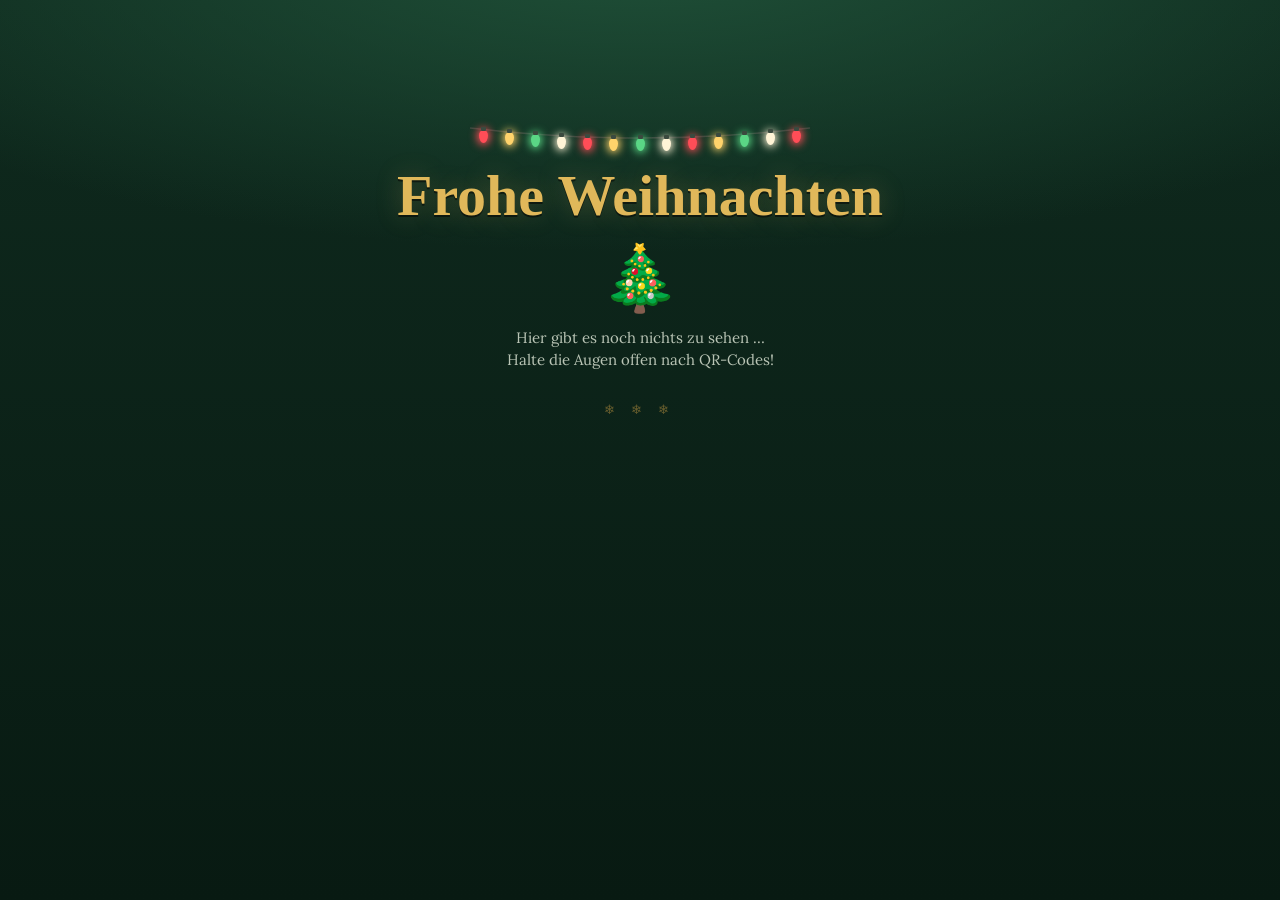
<file: index.html>
<!DOCTYPE html>
<html lang="de">
<head>
<meta charset="UTF-8">
<meta name="viewport" content="width=device-width, initial-scale=1.0">
<meta name="robots" content="noindex, nofollow">
<link rel="icon" href="data:image/svg+xml,<svg xmlns='http://www.w3.org/2000/svg' viewBox='0 0 100 100'><text y='.9em' font-size='90'>🎄</text></svg>">
<title>Frohe Weihnachten</title>
<link rel="preconnect" href="https://fonts.googleapis.com">
<link rel="preconnect" href="https://fonts.gstatic.com" crossorigin>
<link rel="stylesheet" href="https://fonts.googleapis.com/css2?family=Lora:wght@400;600;700&family=Mountains+of+Christmas:wght@700&display=swap">
<link rel="stylesheet" href="css/style.css">
</head>
<body>
<div class="wrap">
  <header class="landing">
    <div class="lights"></div>
    <h1>Frohe Weihnachten</h1>
    <div class="big" aria-hidden="true">🎄</div>
    <p class="sub">Hier gibt es noch nichts zu sehen …<br>Halte die Augen offen nach QR-Codes!</p>
  </header>
  <footer>❄ ❄ ❄</footer>
</div>
<script src="js/common.js"></script>
<script>XMAS.init({});</script>
</body>
</html>
</file>
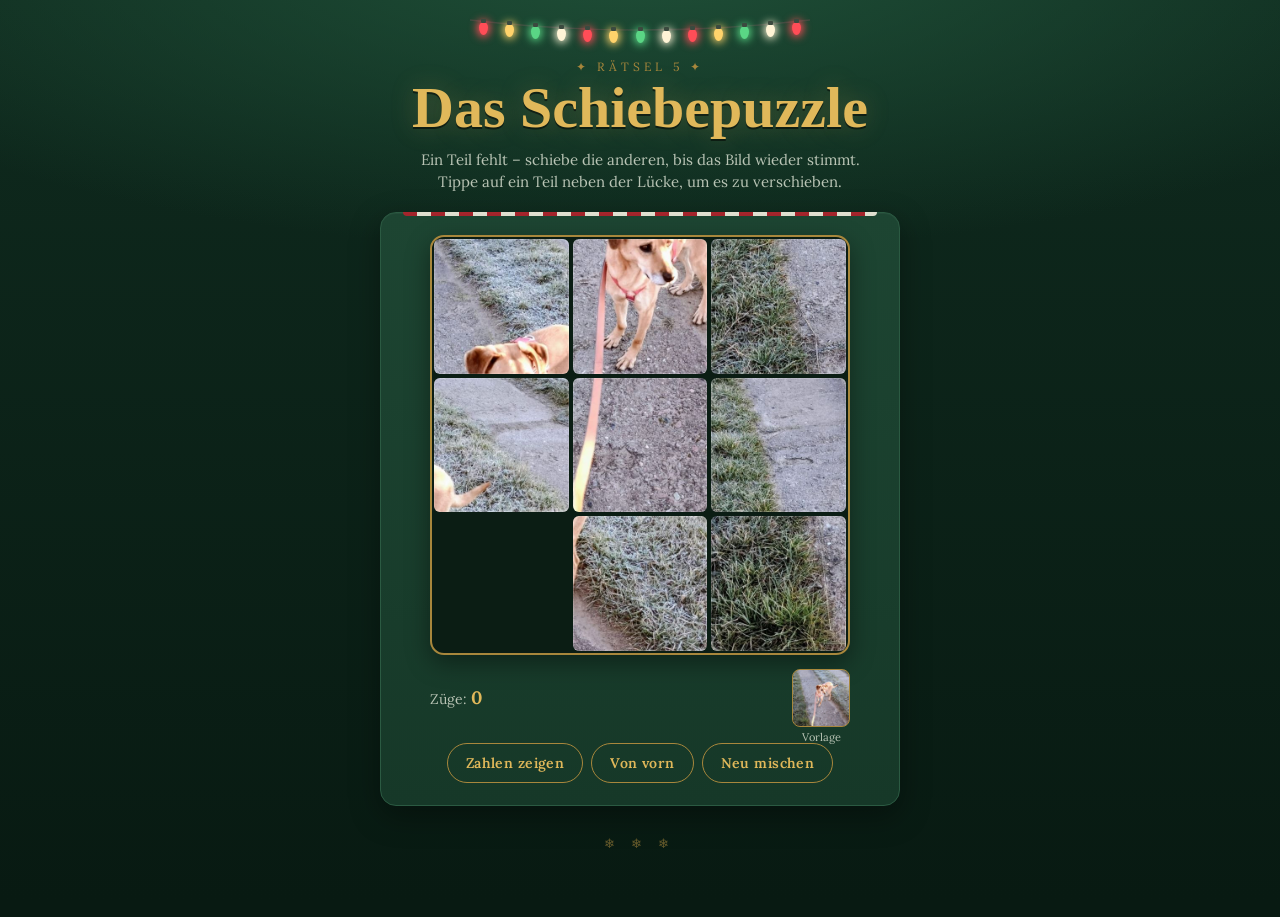
<file: dominostein.html>
<!DOCTYPE html>
<html lang="de">
<head>
<meta charset="UTF-8">
<meta name="viewport" content="width=device-width, initial-scale=1.0">
<meta name="robots" content="noindex, nofollow">
<link rel="icon" href="data:image/svg+xml,<svg xmlns='http://www.w3.org/2000/svg' viewBox='0 0 100 100'><text y='.9em' font-size='90'>🎄</text></svg>">
<title>Rätsel · Das Schiebepuzzle</title>
<link rel="preconnect" href="https://fonts.googleapis.com">
<link rel="preconnect" href="https://fonts.gstatic.com" crossorigin>
<link rel="stylesheet" href="https://fonts.googleapis.com/css2?family=Lora:wght@400;600;700&family=Mountains+of+Christmas:wght@700&display=swap">
<link rel="stylesheet" href="css/style.css">
</head>
<body>
<div class="wrap">
  <header>
    <div class="lights"></div>
    <div class="eyebrow" id="eyebrow"></div>
    <h1>Das Schiebepuzzle</h1>
    <p class="sub">Ein Teil fehlt – schiebe die anderen, bis das Bild wieder stimmt. Tippe auf ein Teil neben der Lücke, um es zu verschieben.</p>
  </header>

  <main id="game">
    <div class="panel">
      <div class="sl-board" id="board"></div>
      <div class="sl-bar">
        <div class="sl-count">Züge: <b id="moves">0</b></div>
        <button type="button" class="sl-preview" id="preview" aria-label="Vorlage anzeigen"><span>Vorlage</span></button>
      </div>
      <div class="row-btns">
        <button type="button" class="btn" id="sl-numbers">Zahlen zeigen</button>
        <button type="button" class="btn" id="sl-reset">Von vorn</button>
        <button type="button" class="btn" id="sl-shuffle">Neu mischen</button>
      </div>
    </div>
    <div class="msg" id="msg"></div>
  </main>

  <footer>❄ ❄ ❄</footer>
</div>

<script>
/* ===================================================================
   CONFIG – change the content of this puzzle here
   -------------------------------------------------------------------
   number : shown at the top as "Rätsel 5"
   id     : unique name of this page (used to remember "solved")
   image  : the picture to rebuild. Put your own photo into the img
            folder and write its name here, e.g. "img/foto.jpg".
            Any photo works – it is cropped to a square automatically.
   size   : 3 = 3×3 (8 tiles, recommended), 4 = 4×4 (15 tiles, hard)
   reward : shown after solving. HTML is allowed.
   =================================================================== */
const CONFIG = {
  number: 5,
  id: "dominostein",
  image: "img/Willi.jpg",
  size: 3,
  reward: 'Klassischer Weihnachtsmorgen mit El Pepo:<br><a href="https://open.spotify.com/intl-de/track/5hXzhJo2tGGEcFeXuhkD77?si=9485817ca69f4507" target="_blank" rel="noopener">🎵 Hör mal rein</a>',
};
</script>
<script src="js/common.js"></script>
<script src="js/slider.js"></script>
</body>
</html>
</file>
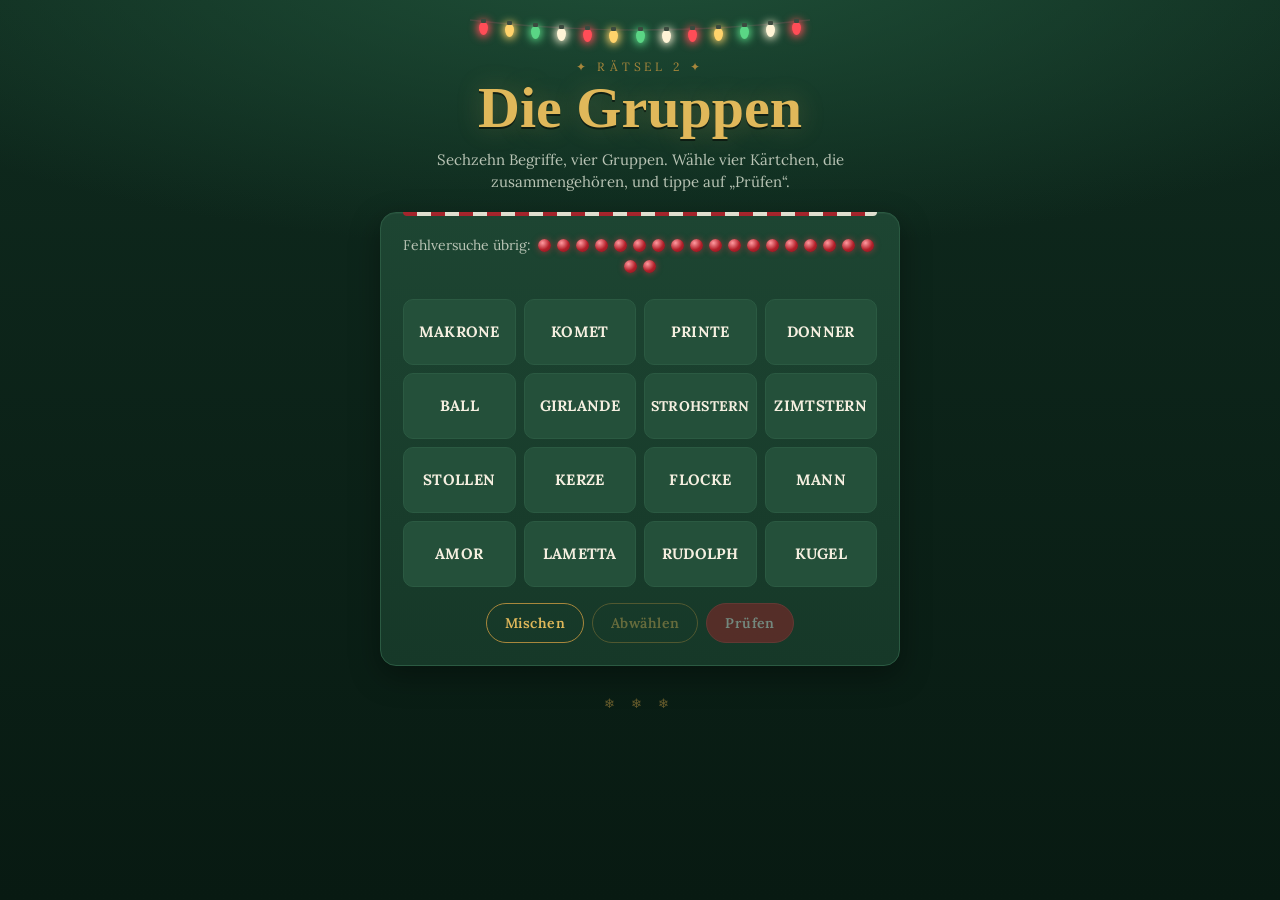
<file: lebkuchen.html>
<!DOCTYPE html>
<html lang="de">
<head>
<meta charset="UTF-8">
<meta name="viewport" content="width=device-width, initial-scale=1.0">
<meta name="robots" content="noindex, nofollow">
<link rel="icon" href="data:image/svg+xml,<svg xmlns='http://www.w3.org/2000/svg' viewBox='0 0 100 100'><text y='.9em' font-size='90'>🎄</text></svg>">
<title>Rätsel · Die Gruppen</title>
<link rel="preconnect" href="https://fonts.googleapis.com">
<link rel="preconnect" href="https://fonts.gstatic.com" crossorigin>
<link rel="stylesheet" href="https://fonts.googleapis.com/css2?family=Lora:wght@400;600;700&family=Mountains+of+Christmas:wght@700&display=swap">
<link rel="stylesheet" href="css/style.css">
</head>
<body>
<div class="wrap">
  <header>
    <div class="lights"></div>
    <div class="eyebrow" id="eyebrow"></div>
    <h1>Die Gruppen</h1>
    <p class="sub">Sechzehn Begriffe, vier Gruppen. Wähle vier Kärtchen, die zusammengehören, und tippe auf „Prüfen“.</p>
  </header>

  <main id="game">
    <div class="panel">
      <div class="g-status" id="g-status"></div>
      <div class="g-solved-list" id="g-solved"></div>
      <div class="g-grid" id="g-grid"></div>
      <div class="row-btns">
        <button type="button" class="btn" id="g-shuffle">Mischen</button>
        <button type="button" class="btn" id="g-clear">Abwählen</button>
        <button type="button" class="btn primary" id="g-submit">Prüfen</button>
      </div>
    </div>
    <div class="msg" id="msg"></div>
  </main>

  <footer>❄ ❄ ❄</footer>
</div>

<script>
/* ===================================================================
   CONFIG – change the content of this puzzle here
   -------------------------------------------------------------------
   number   : shown at the top as "Rätsel 2"
   id       : unique name of this page (used to remember "solved")
   mistakes : how many wrong guesses are allowed before it resets
   groups   : exactly 4 groups with exactly 4 words each.
              Every word may appear only once. Order doesn't matter
              (tiles are shuffled). "name" is shown when a group is found.
              Tip: one word that *seems* to fit two groups makes it fun
              (here: KUGEL – Christbaumkugel or Schneekugel?), but make
              sure the full solution is still unique.
              Long words: a | marks where the word may break onto a
              second line on small phones, e.g. "STROH|STERN".
   reward   : shown after solving. HTML is allowed.
   =================================================================== */
const CONFIG = {
  number: 2,
  id: "lebkuchen",
  mistakes: 20,
  groups: [
    { name: "Am Weihnachtsbaum",              words: ["LAMETTA", "GIR|LANDE", "KERZE", "STROH|STERN"] },
    { name: "Schnee…",                        words: ["BALL", "MANN", "FLOCKE", "KUGEL"] },
    { name: "Weihnachtsgebäck",               words: ["ZIMT|STERN", "STOLLEN", "PRINTE", "MA|KRONE"] },
    { name: "Rentiere des Weihnachtsmanns",   words: ["RUDOLPH", "DONNER", "KOMET", "AMOR"] },
  ],
  reward: 'Und die wird jetzt vergoldet, Maestro:<br><a href="https://open.spotify.com/intl-de/track/2bWizjWMdoTFUmMdaZsZsi?si=8196881f27e64571" target="_blank" rel="noopener">🎵 Hör mal rein</a>',
};
</script>
<script src="js/common.js"></script>
<script src="js/groups.js"></script>
</body>
</html>
</file>
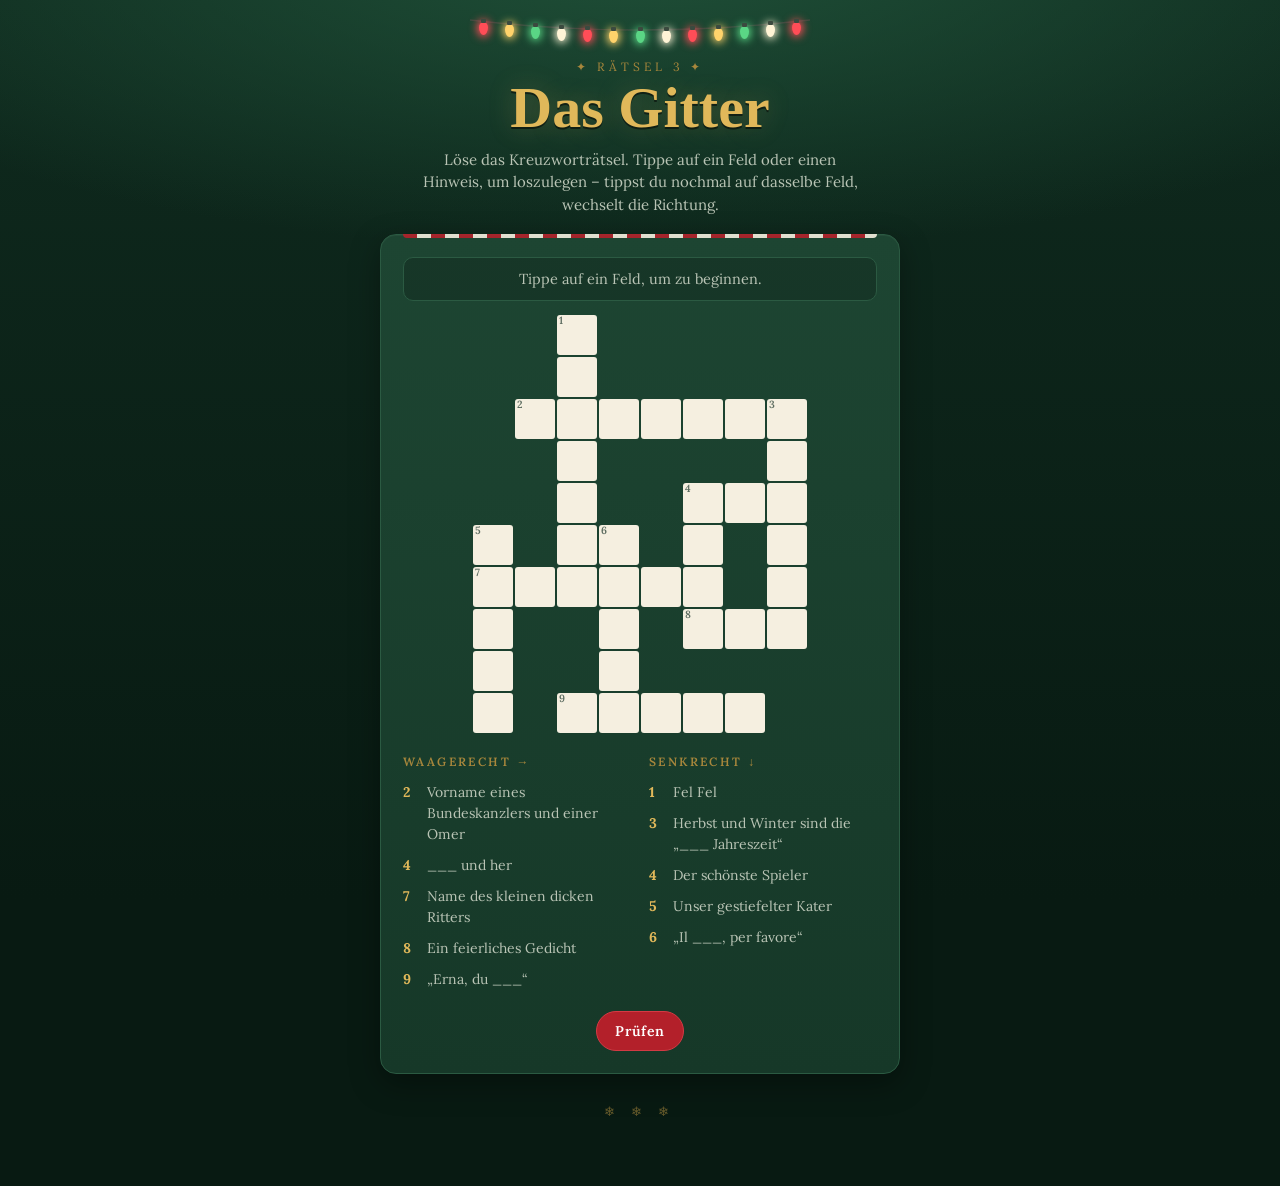
<file: spekulatius.html>
<!DOCTYPE html>
<html lang="de">
<head>
<meta charset="UTF-8">
<meta name="viewport" content="width=device-width, initial-scale=1.0">
<meta name="robots" content="noindex, nofollow">
<link rel="icon" href="data:image/svg+xml,<svg xmlns='http://www.w3.org/2000/svg' viewBox='0 0 100 100'><text y='.9em' font-size='90'>🎄</text></svg>">
<title>Rätsel · Das Gitter</title>
<link rel="preconnect" href="https://fonts.googleapis.com">
<link rel="preconnect" href="https://fonts.gstatic.com" crossorigin>
<link rel="stylesheet" href="https://fonts.googleapis.com/css2?family=Lora:wght@400;600;700&family=Mountains+of+Christmas:wght@700&display=swap">
<link rel="stylesheet" href="css/style.css">
</head>
<body>
<div class="wrap">
  <header>
    <div class="lights"></div>
    <div class="eyebrow" id="eyebrow"></div>
    <h1>Das Gitter</h1>
    <p class="sub">Löse das Kreuzworträtsel. Tippe auf ein Feld oder einen Hinweis, um loszulegen – tippst du nochmal auf dasselbe Feld, wechselt die Richtung.</p>
  </header>

  <main id="game">
    <div class="panel">
      <div class="cw-current" id="cw-current"><span class="muted">Tippe auf ein Feld, um zu beginnen.</span></div>
      <div class="cw-wrap"><div class="cw-grid" id="cw-grid"></div></div>
      <div class="cw-clues">
        <div>
          <h3>Waagerecht →</h3>
          <ol id="cw-across"></ol>
        </div>
        <div>
          <h3>Senkrecht ↓</h3>
          <ol id="cw-down"></ol>
        </div>
      </div>
      <div class="row-btns">
        <button type="button" class="btn primary" id="cw-check">Prüfen</button>
      </div>
    </div>
    <div class="msg" id="msg"></div>
  </main>

  <footer>❄ ❄ ❄</footer>
</div>

<script>
/* ===================================================================
   CONFIG – change the content of this puzzle here
   -------------------------------------------------------------------
   number   : shown at the top as "Rätsel 3"
   id       : unique name of this page (used to remember "solved")
   solution : the filled-in grid, one string per row.
              "." = black square, every other character = answer letter.
              All rows should have the same length.
   clues    : one entry per word, by the cell where it STARTS.
              row / col are counted from 0 (top-left cell = row 0, col 0).
              The numbers in the grid are assigned automatically.
              Open the browser console (F12) – it warns you if a clue
              doesn't match the grid or a word has no clue.
   reward   : shown after solving. HTML is allowed.
   =================================================================== */
const CONFIG = {
  number: 3,
  id: "spekulatius",
  solution: [
    "..Z.....",
    "..W.....",
    ".GERHARD",
    "..I....U",
    "..F..HIN",
    "R.EC.U.K",
    "OBLONG.L",
    "B..N.ODE",
    "I..T....",
    "E.TOAST.",
  ],
  clues: {
    across: [
      { row: 2, col: 1, clue: "Vorname eines Bundeskanzlers und einer Omer" },  // GERHARD
      { row: 4, col: 5, clue: "___ und her" },                                  // HIN
      { row: 6, col: 0, clue: "Name des kleinen dicken Ritters" },              // OBLONG
      { row: 7, col: 5, clue: "Ein feierliches Gedicht" },                      // ODE
      { row: 9, col: 2, clue: "„Erna, du ___“" },                               // TOAST
    ],
    down: [
      { row: 5, col: 0, clue: "Unser gestiefelter Kater" },                     // ROBIE
      { row: 0, col: 2, clue: "Fel Fel" },                                      // ZWEIFEL
      { row: 5, col: 3, clue: "„Il ___, per favore“" },                         // CONTO
      { row: 4, col: 5, clue: "Der schönste Spieler" },                         // HUGO
      { row: 2, col: 7, clue: "Herbst und Winter sind die „___ Jahreszeit“" },  // DUNKLE
    ],
  },
  reward: 'Noch schöner vollkommen betrunken mit Frank Sinatra:<br><a href="https://open.spotify.com/intl-de/track/3szI9hDVbyOYU0yd77G35n?si=f2ffbc5d05f84041" target="_blank" rel="noopener">🎵 Hör mal rein</a>',
};
</script>
<script src="js/common.js"></script>
<script src="js/crossword.js"></script>
</body>
</html>
</file>
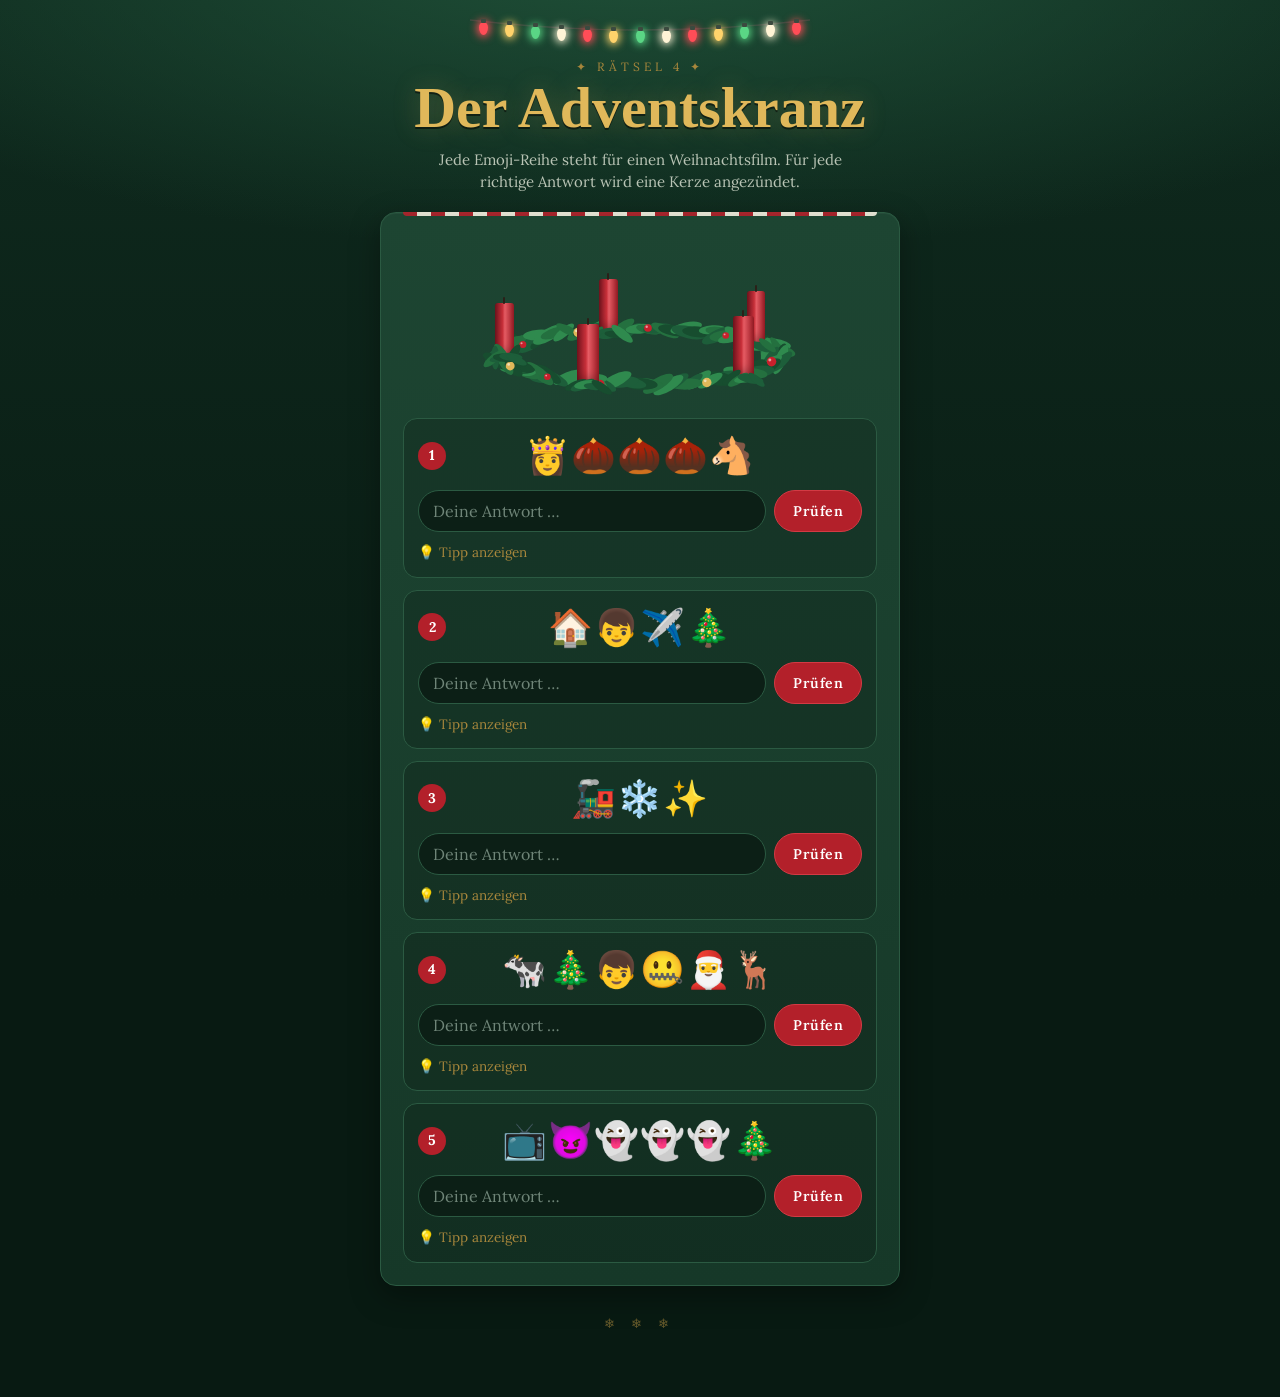
<file: vanillekipferl.html>
<!DOCTYPE html>
<html lang="de">
<head>
<meta charset="UTF-8">
<meta name="viewport" content="width=device-width, initial-scale=1.0">
<meta name="robots" content="noindex, nofollow">
<link rel="icon" href="data:image/svg+xml,<svg xmlns='http://www.w3.org/2000/svg' viewBox='0 0 100 100'><text y='.9em' font-size='90'>🎄</text></svg>">
<title>Rätsel · Der Adventskranz</title>
<link rel="preconnect" href="https://fonts.googleapis.com">
<link rel="preconnect" href="https://fonts.gstatic.com" crossorigin>
<link rel="stylesheet" href="https://fonts.googleapis.com/css2?family=Lora:wght@400;600;700&family=Mountains+of+Christmas:wght@700&display=swap">
<link rel="stylesheet" href="css/style.css">
</head>
<body>
<div class="wrap">
  <header>
    <div class="lights"></div>
    <div class="eyebrow" id="eyebrow"></div>
    <h1>Der Adventskranz</h1>
    <p class="sub">Jede Emoji-Reihe steht für einen Weihnachtsfilm. Für jede richtige Antwort wird eine Kerze angezündet.</p>
  </header>

  <main id="game">
    <div class="panel">
      <div class="wreath" id="wreath"></div>
      <div class="riddles" id="riddles"></div>
    </div>
    <div class="msg" id="msg"></div>
  </main>

  <footer>❄ ❄ ❄</footer>
</div>

<script>
/* ===================================================================
   CONFIG – change the content of this puzzle here
   -------------------------------------------------------------------
   number       : shown at the top as "Rätsel 4"
   id           : unique name of this page (used to remember "solved")
   riddles      : one entry per candle (4 = a classic Advent wreath,
                  but 2–6 work too).
     emoji      : the emoji sequence to decode
     answers    : every answer you want to accept. The FIRST one is
                  shown when solved. Capitals, spaces, umlauts and
                  punctuation don't matter ("kevin - allein zu haus" ok).
     tip        : optional hint behind a "Tipp anzeigen" button ("" = none)
   typoTolerance: true = accept 1–2 small typos in longer answers
   reward       : shown after solving. HTML is allowed.
   =================================================================== */
const CONFIG = {
  number: 4,
  id: "vanillekipferl",
  riddles: [
    {
      emoji: "👸🌰🌰🌰🐴",
      answers: ["Drei Haselnüsse für Aschenbrödel", "Drei Nüsse für Aschenbrödel", "Aschenbrödel"],
      tip: "Ein Märchenfilm, der jedes Jahr im Fernsehen läuft.",
    },
    {
      emoji: "🏠👦✈️🎄",
      answers: ["Kevin – Allein zu Haus", "Kevin allein zu Haus", "Kevin", "Home Alone"],
      tip: "Ein Film aus dem Jahr 1990.",
    },
    {
      emoji: "🚂❄️✨",
      answers: ["Polarexpress", "Der Polarexpress", "Pullerexpress", "Polar Express"],
      tip: "Ein Zweifler",
    },
    {
      emoji: "🐄🎄👦🤐🎅🦌",
      answers: ["Annabelle und die fliegenden Rentiere", "Annabelle", "Annabelle’s Wish", "Anna Belle"],
      tip: "Ich will auch fliegen!",
    },
    {
      emoji: "📺😈👻👻👻🎄",
      answers: ["Scrooged", "Die Geister, die ich rief", "Die Geister, die ich rief...", "Die Geister, die ich rief ...", "Geister, die ich rief"],
      tip: "5 Pfund Kalbsfleisch",
    },
  ],
  typoTolerance: true,
  reward: 'Und jetzt nur die Frauen:<br><a href="https://open.spotify.com/intl-de/track/6f3qM66jblEV37tJcrfjwQ?si=ac9b04b2b2e144fa" target="_blank" rel="noopener">🎵 Hör mal rein</a>',
};
</script>
<script src="js/common.js"></script>
<script src="js/emoji.js"></script>
</body>
</html>
</file>
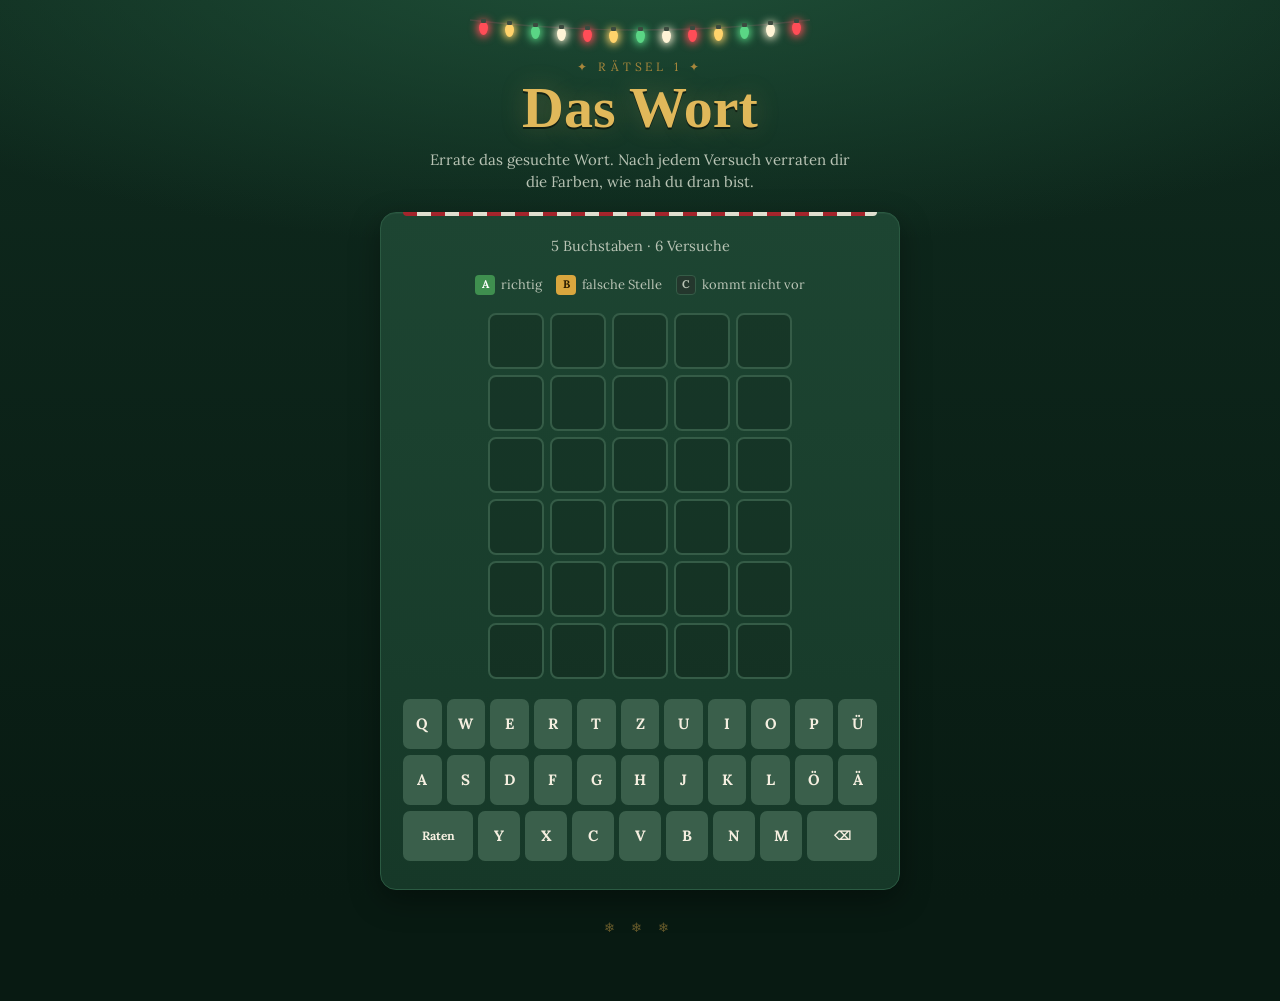
<file: zimtstern.html>
<!DOCTYPE html>
<html lang="de">
<head>
<meta charset="UTF-8">
<meta name="viewport" content="width=device-width, initial-scale=1.0">
<meta name="robots" content="noindex, nofollow">
<link rel="icon" href="data:image/svg+xml,<svg xmlns='http://www.w3.org/2000/svg' viewBox='0 0 100 100'><text y='.9em' font-size='90'>🎄</text></svg>">
<title>Rätsel · Das Wort</title>
<link rel="preconnect" href="https://fonts.googleapis.com">
<link rel="preconnect" href="https://fonts.gstatic.com" crossorigin>
<link rel="stylesheet" href="https://fonts.googleapis.com/css2?family=Lora:wght@400;600;700&family=Mountains+of+Christmas:wght@700&display=swap">
<link rel="stylesheet" href="css/style.css">
</head>
<body>
<div class="wrap">
  <header>
    <div class="lights"></div>
    <div class="eyebrow" id="eyebrow"></div>
    <h1>Das Wort</h1>
    <p class="sub">Errate das gesuchte Wort. Nach jedem Versuch verraten dir die Farben, wie nah du dran bist.</p>
  </header>

  <main id="game">
    <div class="panel">
      <p class="hint" id="hint"></p>
      <p class="hint legend">
        <span><i class="chip correct">A</i> richtig</span>
        <span><i class="chip present">B</i> falsche Stelle</span>
        <span><i class="chip absent">C</i> kommt nicht vor</span>
      </p>
      <div class="w-grid" id="wordle-grid"></div>
      <div class="keyboard" id="keyboard"></div>
    </div>
    <div class="msg" id="msg"></div>
  </main>

  <footer>❄ ❄ ❄</footer>
</div>

<script>
/* ===================================================================
   CONFIG – change the content of this puzzle here
   -------------------------------------------------------------------
   number  : shown at the top as "Rätsel 1"
   id      : unique name of this page (used to remember "solved")
   answer  : the word to guess. Any length from 4 to 7 works,
             Ä / Ö / Ü count as one letter.
   guesses : how many attempts the player has
   reward  : shown after solving. HTML is allowed, e.g. <b>bold</b>,
             <br> for a new line, or <img src="img/foto.jpg">
   =================================================================== */
const CONFIG = {
  number: 1,
  id: "zimtstern",
  answer: "WILLI",
  guesses: 6,
  reward: 'Ich hör den auch im August:<br><a href="https://open.spotify.com/intl-de/track/4Yg2w0P29BBBMixyeNjDtj?si=d1001442b2e34870" target="_blank" rel="noopener">🎵 Hör mal rein</a>',
};
</script>
<script src="js/common.js"></script>
<script src="js/wordle.js"></script>
</body>
</html>
</file>
<file: css/style.css>
/* ==========================================================
   Weihnachtsrätsel – shared Christmas theme for all pages
   ========================================================== */
:root{
  --bg1:#0f2a1e;
  --bg2:#081a12;
  --panel:#163828;
  --panel-2:#1d4532;
  --line:#2b5a42;
  --red:#b3202a;
  --red-2:#d33a44;
  --red-dark:#7d1520;
  --gold:#e0b85a;
  --gold-dim:#a8873c;
  --ink:#f5efe0;
  --ink-dim:#b9c4b5;
  --correct:#3f8f4f;
  --present:#d9a63e;
  --absent:#24372d;
  --head:"Mountains of Christmas", Georgia, "Times New Roman", serif;
  --body:"Lora", "Iowan Old Style", "Palatino Linotype", Palatino, Georgia, serif;
  color-scheme:dark;
}
*{box-sizing:border-box;margin:0;padding:0}
[hidden]{display:none!important}
html{-webkit-text-size-adjust:100%;background:var(--bg2)}
body{
  min-height:100vh;
  background:
    radial-gradient(ellipse 120% 55% at 50% -5%, #1f5038 0%, rgba(31,80,56,0) 60%),
    linear-gradient(180deg, var(--bg1) 0%, var(--bg2) 100%);
  background-color:var(--bg2);
  background-attachment:fixed;
  color:var(--ink);
  font-family:var(--body);
  font-size:16px;
  line-height:1.5;
  padding:18px 16px 64px;
  overflow-x:hidden;
}
.wrap{position:relative;z-index:1;max-width:520px;margin:0 auto}

/* ---------- snow ---------- */
.snow{position:fixed;inset:0;pointer-events:none;overflow:hidden;z-index:0}
.snow span{
  position:absolute;top:-24px;color:#fff;line-height:1;
  animation:snowfall linear infinite;will-change:transform;
}
@keyframes snowfall{
  from{transform:translate3d(0,-5vh,0) rotate(0deg)}
  to{transform:translate3d(var(--drift,0px),110vh,0) rotate(240deg)}
}

/* ---------- header + fairy lights ---------- */
header{text-align:center;margin-bottom:18px}
.lights{position:relative;height:36px;max-width:340px;margin:0 auto 4px}
.lights svg{position:absolute;left:0;top:0;width:100%;height:20px;overflow:visible}
.lights i{
  position:absolute;width:9px;height:13px;margin-left:-4.5px;
  border-radius:50% 50% 50% 50% / 42% 42% 58% 58%;
  background:var(--c);box-shadow:0 0 9px 2px var(--c);
  animation:twinkle 2.4s ease-in-out infinite;
}
.lights i::before{
  content:"";position:absolute;left:2px;top:-3px;width:5px;height:4px;
  border-radius:1px;background:#3b4a3f;
}
@keyframes twinkle{
  0%,100%{opacity:1}
  50%{opacity:.35;box-shadow:0 0 2px 0 var(--c)}
}
.eyebrow{
  font-size:12px;letter-spacing:.32em;text-transform:uppercase;
  color:var(--gold-dim);margin-bottom:2px;min-height:18px;
}
h1{
  font-family:var(--head);font-weight:700;
  font-size:clamp(40px,11vw,58px);line-height:1.05;
  color:var(--gold);
  text-shadow:0 2px 0 rgba(0,0,0,.5), 0 0 26px rgba(224,184,90,.25);
}
.sub{color:var(--ink-dim);font-size:15px;margin:10px auto 0;max-width:440px}

/* ---------- panel ---------- */
.panel{
  position:relative;
  background:linear-gradient(180deg,var(--panel-2),var(--panel));
  border:1px solid var(--line);border-radius:16px;
  padding:22px;margin-bottom:16px;
  box-shadow:0 10px 30px rgba(0,0,0,.35), inset 0 1px 0 rgba(255,255,255,.04);
}
.panel::before{ /* candy-cane stripe */
  content:"";position:absolute;left:22px;right:22px;top:-1px;height:4px;
  border-radius:0 0 4px 4px;opacity:.9;
  background:repeating-linear-gradient(90deg,var(--red) 0 14px,var(--ink) 14px 28px);
}
.hint{color:var(--ink-dim);font-size:14.5px;text-align:center;margin-bottom:18px}
.row-btns{display:flex;gap:8px;justify-content:center;flex-wrap:wrap;margin-top:16px}
@media (max-width:480px){
  .panel{padding:18px 16px}
  .panel::before{left:16px;right:16px}
}

/* ---------- buttons + inputs ---------- */
.btn{
  appearance:none;-webkit-appearance:none;
  background:transparent;border:1px solid var(--gold-dim);color:var(--gold);
  padding:10px 18px;border-radius:999px;cursor:pointer;
  font-family:var(--body);font-weight:600;font-size:14px;letter-spacing:.03em;
  transition:background .2s,color .2s,transform .1s,opacity .2s;
  touch-action:manipulation;
}
.btn:hover{background:rgba(224,184,90,.12)}
.btn:active{transform:scale(.97)}
.btn.primary{background:var(--red);border-color:var(--red-2);color:#fff}
.btn.primary:hover{background:var(--red-2)}
.btn:disabled{opacity:.4;cursor:default;transform:none}
.btn:disabled:hover{background:transparent}
.btn.primary:disabled:hover{background:var(--red)}
.input{
  flex:1;min-width:0;
  background:#0c1f16;border:1px solid var(--line);color:var(--ink);
  padding:10px 14px;border-radius:999px;
  font-family:var(--body);font-size:16px; /* >=16px: no zoom on iPhone */
}
.input:focus{outline:none;border-color:var(--gold)}
.input::placeholder{color:#6f8578}

/* ---------- messages ---------- */
.msg{
  display:none;margin:0 0 16px;padding:14px 16px;border-radius:12px;
  font-size:15px;text-align:center;
}
.msg.show{display:block;animation:fadeUp .3s ease}
.msg.info{background:rgba(224,184,90,.1);border:1px solid var(--gold-dim);color:#f1dfae}
.msg.lose{background:rgba(179,32,42,.18);border:1px solid var(--red);color:#f3c4c7}
.msg .btn{margin-top:12px}
@keyframes fadeUp{from{opacity:0;transform:translateY(6px)}to{opacity:1;transform:none}}
.shake{animation:shake .4s ease}
@keyframes shake{
  0%,100%{transform:translateX(0)}
  20%{transform:translateX(-6px)}
  40%{transform:translateX(6px)}
  60%{transform:translateX(-4px)}
  80%{transform:translateX(4px)}
}

/* ---------- reward ("gift tag") ---------- */
.reward{
  position:relative;margin:26px 0 18px;padding:30px 20px 22px;
  border-radius:16px;text-align:center;
  background:radial-gradient(ellipse at 50% 0%, #5e1a21 0%, #3a1015 75%);
  border:2px solid var(--gold);
  box-shadow:0 0 0 5px rgba(224,184,90,.14), 0 12px 36px rgba(0,0,0,.45);
}
.reward-ribbon{
  position:absolute;top:-24px;left:50%;transform:translateX(-50%);
  font-size:36px;line-height:1;filter:drop-shadow(0 2px 4px rgba(0,0,0,.5));
}
.reward-head{font-family:var(--head);font-weight:700;font-size:36px;color:var(--gold);line-height:1.1;margin-bottom:10px}
.reward-body{font-size:17px;color:var(--ink)}
.reward-body b,.reward-body strong{color:var(--gold)}
.reward-body a{color:var(--gold);font-weight:600;text-decoration:underline;text-underline-offset:3px}
.reward-body a:hover{color:var(--ink)}
.reward-body img{max-width:100%;border-radius:10px;margin-top:10px}
.reward .btn{margin-top:16px}
.reward.pop{animation:pop .6s cubic-bezier(.2,1.4,.4,1)}
@keyframes pop{from{opacity:0;transform:scale(.85)}to{opacity:1;transform:none}}

/* celebration burst */
.burst{position:fixed;left:50%;top:45%;width:0;height:0;pointer-events:none;z-index:50}
.burst span{
  position:absolute;left:0;top:0;transform:translate(-50%,-50%);
  animation:burst 1.7s cubic-bezier(.15,.7,.3,1) forwards;
}
@keyframes burst{
  from{transform:translate(-50%,-50%) scale(.3);opacity:1}
  to{transform:translate(calc(-50% + var(--dx)), calc(-50% + var(--dy))) scale(1);opacity:0}
}

footer{text-align:center;color:var(--gold-dim);opacity:.6;margin-top:28px;letter-spacing:.5em;font-size:13px}

/* ==========================================================
   1 · Wordle
   ========================================================== */
.legend{display:flex;flex-wrap:wrap;justify-content:center;gap:6px 14px;font-size:13px}
.legend span{display:inline-flex;align-items:center;gap:6px}
.chip{
  display:inline-flex;align-items:center;justify-content:center;
  width:20px;height:20px;border-radius:4px;font-size:11px;font-weight:700;font-style:normal;
}
.chip.correct{background:var(--correct);color:#fff}
.chip.present{background:var(--present);color:#2a1c00}
.chip.absent{background:var(--absent);color:var(--ink-dim);border:1px solid #355c47}
.w-grid{
  --cell:min(56px, calc((min(100vw, 520px) - 84px - (var(--len) - 1) * 6px) / var(--len)));
  display:grid;gap:6px;justify-content:center;margin-bottom:20px;
}
.w-row{display:grid;grid-template-columns:repeat(var(--len),var(--cell));gap:6px}
.w-cell{
  width:var(--cell);height:var(--cell);
  border:2px solid #355c47;border-radius:8px;background:rgba(0,0,0,.18);
  display:flex;align-items:center;justify-content:center;
  font-size:calc(var(--cell) * .5);font-weight:700;color:var(--ink);
  user-select:none;
}
.w-cell.filled{border-color:var(--ink-dim);animation:popIn .12s ease}
.w-cell.flip{animation:flip .45s ease}
.w-cell.correct{background:var(--correct);border-color:var(--correct);color:#fff}
.w-cell.present{background:var(--present);border-color:var(--present);color:#2a1c00}
.w-cell.absent{background:var(--absent);border-color:var(--absent);color:var(--ink-dim)}
@keyframes flip{0%{transform:rotateX(0)}50%{transform:rotateX(90deg)}100%{transform:rotateX(0)}}
@keyframes popIn{50%{transform:scale(1.08)}}
.keyboard{user-select:none;-webkit-user-select:none}
.kb-row{display:flex;justify-content:center;gap:5px;margin-bottom:6px}
.key{
  flex:1 1 0;min-width:0;max-width:42px;height:50px;
  border:none;border-radius:7px;padding:0;
  background:#3a5f4b;color:var(--ink);
  font-family:var(--body);font-weight:700;font-size:15px;
  cursor:pointer;touch-action:manipulation;transition:background .25s,color .25s;
}
.key.wide{flex:1.6 1 0;max-width:72px;font-size:12px}
.key:active{filter:brightness(1.25)}
.key.correct{background:var(--correct);color:#fff}
.key.present{background:var(--present);color:#2a1c00}
.key.absent{background:#17261e;color:#5f7568}
.key.partial{
  background:linear-gradient(135deg,var(--correct) 50%,var(--present) 50%);
  color:#fff;text-shadow:0 1px 2px rgba(0,0,0,.55);
}
@media (max-width:400px){
  .kb-row{gap:3px}
  .key{height:46px;font-size:14px;border-radius:5px}
  .key.wide{font-size:11px}
}

/* ==========================================================
   2 · Gruppen
   ========================================================== */
.g-status{text-align:center;color:var(--ink-dim);font-size:14px;margin-bottom:14px}
.g-dot{
  display:inline-block;width:13px;height:13px;border-radius:50%;margin:0 3px;vertical-align:-2px;
  background:radial-gradient(circle at 35% 30%,#ff9aa0,var(--red) 55%,var(--red-dark));
  box-shadow:0 0 6px rgba(211,58,68,.6);transition:.3s;
}
.g-dot.gone{background:#2a3d33;box-shadow:none}
.g-solved-list{display:grid;gap:8px;margin-bottom:8px}
.g-solved{border-radius:10px;padding:10px 12px;text-align:center;animation:pop .45s cubic-bezier(.2,1.4,.4,1)}
.g-solved strong{display:block;font-size:13px;letter-spacing:.12em;text-transform:uppercase}
.g-solved span{font-size:13px}
.g-solved.c0{background:var(--gold);color:#2a1c00}
.g-solved.c1{background:var(--correct);color:#fff}
.g-solved.c2{background:var(--red);color:#fff}
.g-solved.c3{background:#e9e3d3;color:#173527}
.g-grid{display:grid;grid-template-columns:repeat(4,minmax(0,1fr));gap:8px}
.g-tile{
  appearance:none;-webkit-appearance:none;
  width:100%;min-width:0;min-height:66px;padding:6px 5px;border-radius:10px;
  border:1px solid var(--line);background:#24503a;color:var(--ink);
  font-family:var(--body);font-weight:700;font-size:15px;letter-spacing:.02em;
  text-transform:uppercase;white-space:nowrap;overflow:hidden;
  cursor:pointer;touch-action:manipulation;transition:background .15s,color .15s,transform .1s;
}
.g-tile:hover{border-color:var(--gold-dim)}
.g-tile:active{transform:scale(.96)}
.g-tile.sel{background:var(--ink);color:#173527;border-color:var(--ink)}
.g-tile.wrap{white-space:normal;hyphens:auto;-webkit-hyphens:auto;line-height:1.15}
@media (max-width:400px){.g-grid{gap:6px}.g-tile{min-height:60px}}

/* ==========================================================
   3 · Kreuzworträtsel
   ========================================================== */
.cw-current{
  min-height:44px;margin-bottom:14px;padding:10px 14px;border-radius:10px;
  background:rgba(0,0,0,.2);border:1px solid var(--line);
  font-size:14.5px;color:var(--ink);text-align:center;
}
.cw-current b{color:var(--gold);margin-right:6px}
.cw-current .muted{color:var(--ink-dim)}
.cw-wrap{overflow-x:auto;margin-bottom:20px}
.cw-grid{
  --cell:min(40px, calc((min(100vw, 520px) - 68px - (var(--cols) - 1) * 2px) / var(--cols)));
  display:grid;grid-template-columns:repeat(var(--cols),var(--cell));gap:2px;justify-content:center;
}
.cw-cell{width:var(--cell);height:var(--cell);position:relative;background:#f5efe0;border-radius:3px}
.cw-cell.block{background:transparent}
.cw-cell input{
  display:block;width:100%;height:100%;padding:0;border:none;border-radius:3px;outline:none;
  background:transparent;text-align:center;text-transform:uppercase;
  font-family:var(--body);font-weight:700;font-size:max(16px, calc(var(--cell) * .55));
  color:#173527;caret-color:transparent;
}
.cw-cell.hl{background:#f3dc9e}
.cw-cell.wrong{background:#f2b9bc}
.cw-cell.wrong input{color:var(--red-dark)}
.cw-cell.correct input{color:#2e7d43}
.cw-cell.cur{background:var(--gold);box-shadow:inset 0 0 0 2px var(--red)}
.cw-num{
  position:absolute;top:1px;left:2px;line-height:1;pointer-events:none;
  font-size:max(8px, calc(var(--cell) * .26));font-weight:600;color:#5b6b5f;
}
.cw-clues{display:grid;grid-template-columns:1fr 1fr;gap:18px}
.cw-clues h3{
  font-size:12px;letter-spacing:.2em;text-transform:uppercase;
  color:var(--gold-dim);font-weight:600;margin-bottom:6px;
}
.cw-clues ol{list-style:none}
.cw-clues li{
  display:flex;gap:8px;font-size:14px;color:var(--ink-dim);
  padding:5px 8px;margin:0 -8px;border-radius:6px;cursor:pointer;
}
.cw-clues li b{color:var(--gold);min-width:16px}
.cw-clues li.active{background:rgba(224,184,90,.14);color:var(--ink)}
@media (max-width:440px){.cw-clues{grid-template-columns:1fr;gap:12px}}

/* ==========================================================
   4 · Adventskranz (Emoji-Rätsel)
   ========================================================== */
.wreath{position:relative;width:100%;max-width:340px;aspect-ratio:32/15;margin:6px auto 18px}
.wr-layer{position:absolute;inset:0;width:100%;height:100%;overflow:visible;pointer-events:none}
.candle{
  position:absolute;border-radius:3px 3px 2px 2px;
  background:linear-gradient(90deg,#7d1520 0%,#c9303a 40%,#e65c64 52%,#a51d27 100%);
  box-shadow:inset 0 -8px 10px rgba(0,0,0,.25);
}
.candle::before{ /* wick */
  content:"";position:absolute;left:50%;top:-6px;width:2px;height:7px;margin-left:-1px;
  background:#2b2018;border-radius:1px;
}
.flame{
  position:absolute;left:50%;bottom:100%;width:14px;height:24px;margin:0 0 4px -7px;
  transform:scale(0);transform-origin:50% 100%;opacity:0;
  transition:transform .55s cubic-bezier(.2,1.6,.4,1),opacity .3s;
}
.flame i{
  display:block;width:100%;height:100%;transform-origin:50% 100%;
  border-radius:50% 50% 50% 50% / 60% 60% 40% 40%;
  background:radial-gradient(ellipse at 50% 72%,#fffbe6 0 18%,#ffd25a 40%,#ff9a1f 68%,rgba(255,120,0,0) 72%);
  animation:flicker 1.4s ease-in-out infinite alternate;
}
.glow{
  position:absolute;left:50%;bottom:100%;width:110px;height:110px;margin:0 0 -45px -55px;
  border-radius:50%;pointer-events:none;mix-blend-mode:screen;
  background:radial-gradient(circle,rgba(255,200,100,.45),rgba(255,200,100,0) 65%);
  opacity:0;transition:opacity .8s;
}
.candle.lit .flame{transform:scale(1);opacity:1}
.candle.lit .glow{opacity:1}
@keyframes flicker{
  0%{transform:scale(1) rotate(-2deg)}
  50%{transform:scale(1.06,.94) rotate(2deg)}
  100%{transform:scale(.95,1.06) rotate(-1deg)}
}
.riddles{display:grid;grid-template-columns:minmax(0,1fr);gap:12px}
.riddle{
  background:rgba(0,0,0,.18);border:1px solid var(--line);border-radius:14px;padding:14px;
  transition:border-color .3s,background .3s;
}
.riddle-top{display:flex;align-items:center;gap:12px;margin-bottom:12px}
.riddle-no{
  flex:none;width:28px;height:28px;border-radius:50%;
  display:flex;align-items:center;justify-content:center;
  background:var(--red);color:#fff;font-weight:700;font-size:14px;
}
.riddle-emoji{flex:1;min-width:0;text-align:center;font-size:clamp(24px,7.2vw,36px);line-height:1.25;letter-spacing:.03em;padding-right:40px}
.riddle-form .btn{flex:none}
.riddle-form{display:flex;gap:8px}
.riddle-msg{font-size:13.5px;color:#f1dfae;margin-top:8px;min-height:1px}
.riddle-msg:empty{display:none}
.riddle-tip{margin-top:10px;font-size:13.5px;color:var(--ink-dim)}
.riddle-tip summary{cursor:pointer;color:var(--gold-dim);list-style:none;display:inline-block}
.riddle-tip summary::-webkit-details-marker{display:none}
.riddle-tip summary::before{content:"💡 "}
.riddle-tip p{margin-top:4px}
.riddle.done{border-color:var(--correct);background:rgba(63,143,79,.16)}
.riddle.done .riddle-no{background:var(--correct)}
.riddle.done .input{border-color:var(--correct);color:#d7f0dc}
.riddle.done .riddle-msg{color:#bfe3c6}
.riddle.done .riddle-tip{display:none}

/* ==========================================================
   5 · Schiebepuzzle
   ========================================================== */
.sl-board{
  position:relative;width:100%;max-width:420px;aspect-ratio:1;margin:0 auto;
  border-radius:14px;overflow:hidden;background:#0b1d14;
  border:2px solid var(--gold-dim);box-shadow:0 8px 24px rgba(0,0,0,.4);
  user-select:none;-webkit-user-select:none;touch-action:manipulation;
}
.sl-tile{
  position:absolute;width:calc(100% / var(--n));height:calc(100% / var(--n));padding:2px;
  cursor:pointer;transition:left .16s ease,top .16s ease,padding .5s ease;
}
.sl-tile > div{
  width:100%;height:100%;border-radius:6px;
  background-image:var(--img);background-repeat:no-repeat;
  background-size:calc(var(--n) * 100%) calc(var(--n) * 100%);
  box-shadow:inset 0 0 0 1px rgba(255,255,255,.14);
  transition:border-radius .5s ease;
}
.sl-tile.last{opacity:0;pointer-events:none;transition:opacity .7s ease .2s}
.sl-board.numbers .sl-tile:not(.last)::after{
  content:attr(data-n);position:absolute;top:7px;left:7px;
  min-width:24px;height:24px;padding:0 5px;border-radius:999px;
  background:rgba(0,0,0,.6);color:#fff;font-weight:700;font-size:13px;
  line-height:24px;text-align:center;
}
.sl-board.done .sl-tile{padding:0;cursor:default}
.sl-board.done .sl-tile > div{border-radius:0;box-shadow:none}
.sl-board.done .sl-tile.last{opacity:1}
.sl-board.done .sl-tile::after{display:none}
.sl-board::after{ /* "Vorlage" overlay */
  content:"";position:absolute;inset:0;z-index:5;
  background:var(--img) center / cover no-repeat;
  opacity:0;pointer-events:none;transition:opacity .25s;
}
.sl-board.peek::after{opacity:1}
.sl-bar{
  display:flex;align-items:center;justify-content:space-between;gap:12px;
  max-width:420px;margin:14px auto 0;
}
.sl-count{font-size:14px;color:var(--ink-dim)}
.sl-count b{color:var(--gold);font-size:18px}
.sl-preview{
  flex:none;width:58px;height:58px;border-radius:8px;cursor:pointer;padding:0;
  border:1px solid var(--gold-dim);background:#0b1d14 center / cover no-repeat;
  position:relative;
}
.sl-preview span{
  position:absolute;left:50%;bottom:-18px;transform:translateX(-50%);
  font-size:11px;color:var(--ink-dim);white-space:nowrap;font-family:var(--body);
}

/* ---------- landing page ---------- */
.landing{text-align:center;margin-top:12vh}
.landing .big{font-size:64px;line-height:1;margin:18px 0}

@media (prefers-reduced-motion: reduce){
  *,*::before,*::after{animation-duration:.001ms!important;animation-iteration-count:1!important;transition-duration:.001ms!important}
}
</file>
